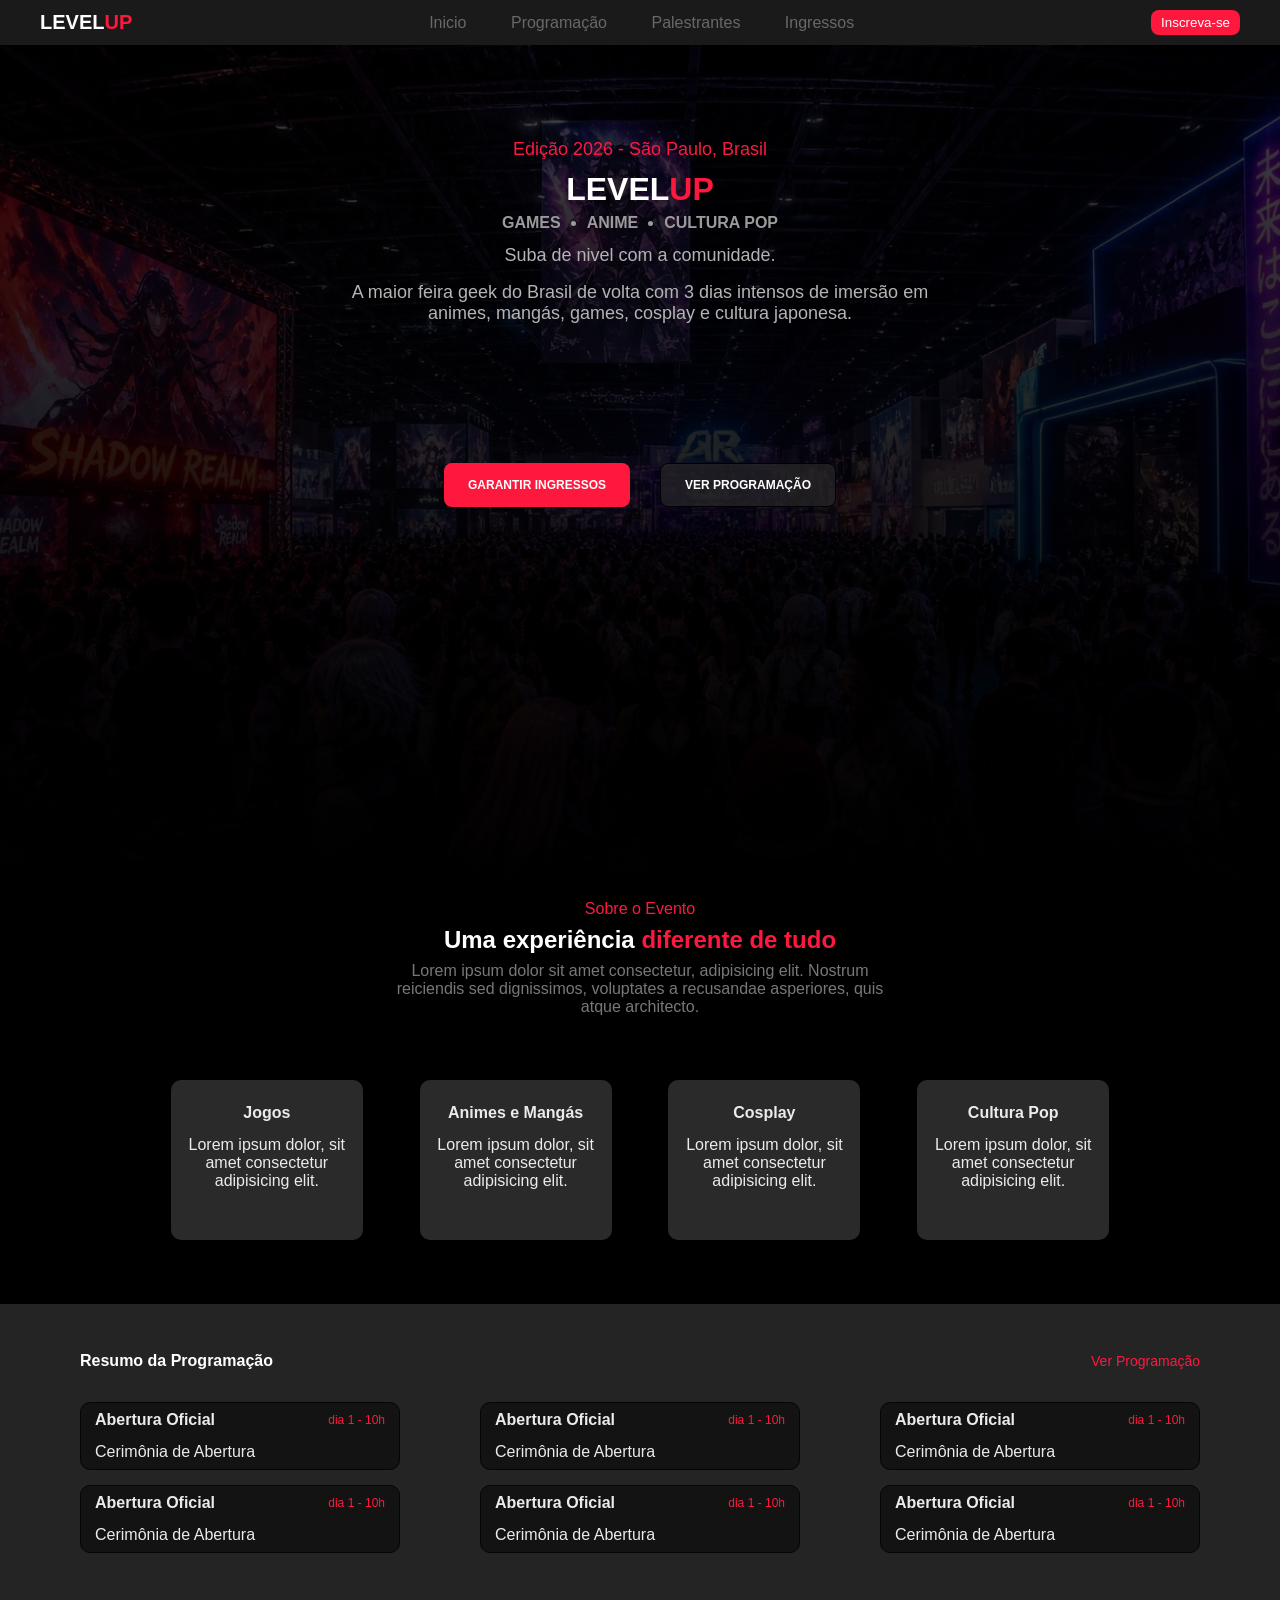
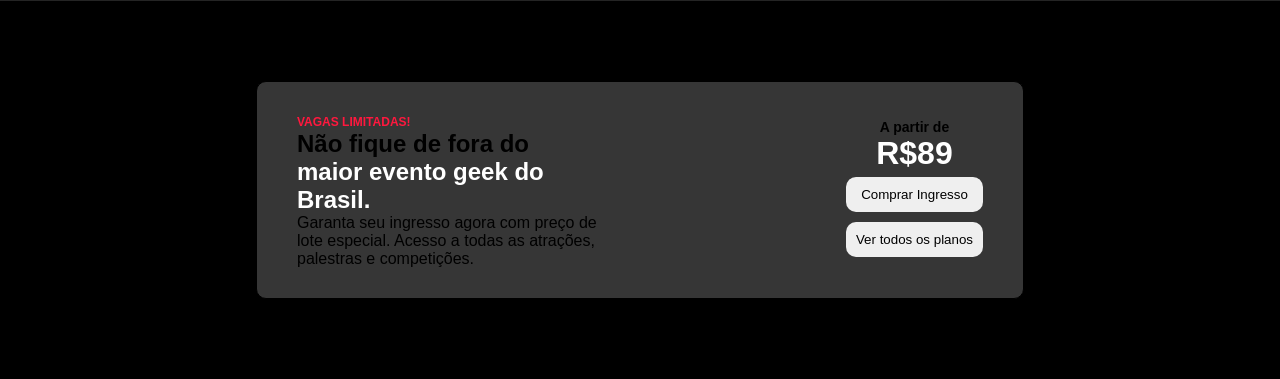
<file: index.html>
<!DOCTYPE html>
<html lang="pt-BR">

<head>
    <meta charset="UTF-8">
    <meta name="viewport" content="width=device-width, initial-scale=1.0">
    <title>Document</title>
    <link rel="stylesheet" href="./assets/css/styles.css">
</head>

<body>
    <div class="header">
        <div class="logo">
            <h4>LEVEL<span>UP</span></h4>
        </div>

        <div class="menu">
            <a href="index.html">Inicio</a>
            <a href="programacao.html">Programação</a>
            <a href="programacao.html">Palestrantes</a>
            <a href="ingressos.html">Ingressos</a>

        </div>

        <div class="cadastro">
            <button>Inscreva-se</button>
        </div>
    </div>

    <div class="container">
        <div class="main-bg">
            <div class="banner">
                <p class="paragrafo">Edição 2026 - São Paulo, Brasil</p>
                <h1>LEVEL<span>UP</span></h1>
                <ul>
                    <li>GAMES</li>
                    <li>ANIME</li>
                    <li>CULTURA POP</li>
                </ul>

                <p>Suba de nivel com a comunidade.</p>
                <p>A maior feira geek do Brasil de volta com 3 dias intensos de imersão em <br> animes, mangás, games,
                    cosplay e cultura japonesa.</p>
            </div>

            <div class="btn">
                <button id="btn-ingresso"><a href="ingressos.html">GARANTIR INGRESSOS</a></button>

                <button id="btn-programacao"><a href="programacao.html">VER PROGRAMAÇÃO</a></button>
            </div>
        </div>

        <div class="sobre">
            <div class="SobreEvento">
                <p class="paragrafo">Sobre o Evento</p>
                <h2>Uma experiência <span>diferente de tudo</span></h2>
                <p>Lorem ipsum dolor sit amet consectetur, adipisicing elit. Nostrum reiciendis sed dignissimos,
                    voluptates a recusandae asperiores, quis atque architecto.
                </p>
            </div>

            <div class="mainCards">
                <div class="cards">
                    <div class="card">
                        <h4>Jogos</h4>
                        <p>Lorem ipsum dolor, sit amet consectetur adipisicing elit. </p>
                    </div>
                    <div class="card">
                        <h4>Animes e Mangás</h4>
                        <p>Lorem ipsum dolor, sit amet consectetur adipisicing elit. </p>
                    </div>
                    <div class="card">
                        <h4>Cosplay</h4>
                        <p>Lorem ipsum dolor, sit amet consectetur adipisicing elit. </p>
                    </div>
                    <div class="card">
                        <h4>Cultura Pop</h4>
                        <p>Lorem ipsum dolor, sit amet consectetur adipisicing elit. </p>
                    </div>
                </div>
            </div>
        </div>

        <div class="mainProgramacao">
            <div class="topo">
                <p class="paragrafo">Resumo da Programação</p>
                <span><a href="programacao.html">Ver Programação</a></span>
            </div>

            <div class="programacao">
                <div class="dias">
                    <div class="dia">
                        <div class="evento">
                            <h3>Abertura Oficial</h3>
                            <span class="hora">dia 1 - 10h</span>
                        </div>
                        <p>Cerimônia de Abertura</p>
                    </div>

                    <div class="dia">
                        <div class="evento">
                            <h3>Abertura Oficial</h3>
                            <span class="hora">dia 1 - 10h</span>
                        </div>
                        <p>Cerimônia de Abertura</p>
                    </div>
                </div>

                <div class="dias">

                    <div class="dia">
                        <div class="evento">
                            <h3>Abertura Oficial</h3>
                            <span class="hora">dia 1 - 10h</span>
                        </div>
                        <p>Cerimônia de Abertura</p>
                    </div>

                    <div class="dia">
                        <div class="evento">
                            <h3>Abertura Oficial</h3>
                            <span class="hora">dia 1 - 10h</span>
                        </div>
                        <p>Cerimônia de Abertura</p>
                    </div>

                </div>

                <div class="dias">

                    <div class="dia">
                        <div class="evento">
                            <h3>Abertura Oficial</h3>
                            <span class="hora">dia 1 - 10h</span>
                        </div>
                        <p>Cerimônia de Abertura</p>
                    </div>

                    <div class="dia">
                        <div class="evento">
                            <h3>Abertura Oficial</h3>
                            <span class="hora">dia 1 - 10h</span>
                        </div>
                        <p>Cerimônia de Abertura</p>
                    </div>
                </div>
            </div>
        </div>

        <section class="vagas">

    <div class="ingressos">

        <div class="textoVagas">

            <span class="tag">VAGAS LIMITADAS!</span>

            <h2>
                Não fique de fora do
            </h2>
            <h2><span>maior evento geek do Brasil.</span></h2>
            <p>
                Garanta seu ingresso agora com preço de lote especial.
                Acesso a todas as atrações, palestras e competições.
            </p>
        </div>

        <div class="preco">
            <p>A partir de</p>
            <h2>R$89</h2>
            <button class="btnComprar">Comprar Ingresso</button>
            <button class="btnPlano">Ver todos os planos</button>
        </div>
    </div>
</section>

        <footer>

        </footer>
</body>

</html>
</file>
<file: assets/css/styles.css>
* {
    margin: 0;
    padding: 0;
    box-sizing: border-box;
    font-family: Arial, Helvetica, sans-serif
}

body {
    width: auto;
    height: 100vh;
}

.header {
    width: 100%;
    display: flex;
    justify-content: space-between;
    align-items: center;
    background-color: rgb(26, 26, 26);
    padding: 10px 40px;
    position: fixed;
}

.logo {
    font-weight: bold;
    font-size: 20px;
    color: rgb(255, 255, 255);
    cursor: pointer;
}

.logo span {
    color: #ff183e;
}

.menu a {
    margin: 0 20px;
    text-decoration: none;
    color: rgb(104, 104, 104);
}

.menu a:hover {
    color: #ff183e;
    transition: 1s;
}

.cadastro button {
    background-color: #ff183e;
    border: none;
    color: white;
    padding: 5px 10px;
    border-radius: 8px;
    cursor: pointer;
}

.cadastro button:hover {
    background-color: #ff417a;
    transition: 1s;
}


.container {
    display: flex;
    flex-direction: column;
    min-height: 100vh;
}

 .main-bg {
    width: auto;
    min-height: 100vh;
    background-image: linear-gradient(rgba(0, 0, 0, 0.7), rgb(0, 0, 0) 100%), url("../images/imagem.jpg");
    background-size: cover;
    background-position: center; 
    background-repeat: no-repeat;
} 


.banner {
    display: block;
    margin: 6rem 0;
    padding: 2rem 0;
}

.banner ul {
    display: flex;
    justify-content: center;
    gap: 26px;
    color: #9b9b9b;
    font-weight: bolder;
    margin-bottom: 8px;
}

.banner li:first-child {
    list-style: none;
}


.banner h1 {
    display: flex;
    color: white;
    align-items: center;
    justify-content: center;
    margin: 6px 0;

}

.banner span {
    color: #ff183e;
}

.banner .paragrafo {
    color: #ff183e;
}

.banner p {
    font-size: 18px;
    display: flex;
    align-items: center;
    justify-content: center;
    text-align: center;
    margin: 6px 0;
    padding: 5px;
    color: rgb(180, 180, 180);
}

.btn {
    display: flex;
    justify-content: center;
    margin: 3rem 0;
    gap: 30px;
}

.btn button {
    padding: 14px;
    border-radius: 8px;
    border: none;
    font-size: 12px;
    font-weight: bolder;
    cursor: pointer;
}

.btn a {
    padding: 10px;
    text-decoration: none;
    color: white;
}

.btn #btn-ingresso {
    background: #ff183e;
}

.btn #btn-ingresso:hover {
    background: #ff417a;
    transition: 1s;
}

.btn #btn-programacao {
    background: #292929a2;
    border: solid 1px black;
}

.btn #btn-programacao:hover {
    background: #66666685;
    transition: 1s;
}

.sobre {
    background: black;
     display: flex;
    flex-direction: column;
    justify-content: center;
    align-items: center;
}

.SobreEvento {
    display: flex;
    flex-direction: column;
    justify-content: center;
    align-items: center;
    text-align: center;
    width: 32rem;
    color: rgb(120, 120, 120);
}

.SobreEvento h2 {
    color: white;
    margin: 8px 0;
}

.SobreEvento span {
    color: #ff183e;
}


.paragrafo {
    color: #ff183e;
}

.mainCards {
    width: 100%;
    margin: 4rem 0;
    display: flex;
    justify-content: center;
}

.cards {
    width: 80%;
    display: flex;
    justify-content: space-evenly;
}

.card {
    margin: 0 14px;
    height: 10rem;
    width: 12rem;
    background-color: rgb(42, 42, 42);
    color: rgb(235, 235, 235);
    border-radius: 10px;
    text-align: center;
    padding: 10px 6px;
}

.card h4 {
    font-weight: bolder;
    margin: 14px 0;

}

.card p {
    text-align: center;
}


.mainProgramacao {
    background-color: #242424;
    justify-content: center;
    padding: 3rem 0;
}

.topo {
    margin: 0 5rem;
    display: flex;
    justify-content: space-between;
    align-items: center;
}

.topo p {
    font-weight: bolder;
    font-size: 16px;
    color: white;
}

.topo a {
    text-decoration: none;
    font-size: 14px;
    color: #ff183e;
}

.topo a:hover {
    color: #ff5555;
}

.programacao {
    display: flex;
    justify-content: space-evenly;
    align-items: center;
    margin-top: 2rem;
}

.dias {
    display: grid;
    grid-template-columns: repeat(auto-fit, minmax(320px, 1fr));
    gap: 15px;
}

.dia {
    border: solid 1px #050505;
    border-radius: 10px;
    padding: 8px 14px ;
    color: rgb(235, 235, 235);
    background-color: #131313;
}

.dia:hover {
    border-color: rgb(221, 16, 16);
    box-shadow:0 0 20px rgba(194, 8, 8, 0.3);
}

.dia h3 {
    font-size: 16px;
}

.dia p {
    font-size: 16px;
}

.hora {
    font-size: 12px;
    color: #ff183e;
}

.evento {
    margin-bottom: 14px;
    display: flex;
    justify-content: space-between;
    align-items: center;
}

.vagas {
    background-color: black;
    display: flex;
    flex-direction: column;
    align-items: center;

}

.ingressos {
    background-color: rgb(54, 54, 54);
    border: solid 1px black;
    border-radius: 10px;
    width: 60%;
    display: flex;
    justify-content: space-between;
    padding: 30px 40px;
    margin: 5rem 0;
}

.tag {
    font-size: 12px;
    font-weight: bold;
    color: #ff183e;
}

.textoVagas {
    width: 45%;

}

.textoVagas h2 span {
    color: white;
}

.preco {
    display: flex;
    flex-direction: column;
    text-align: center;
    justify-content: center;
}

.preco button {
    margin: 5px 0;
    padding: 10px;
    border-radius: 10px;
    border: none;
}

.preco h2 {
    font-size: 32px;
    color: white;
}

.preco p {
    font-size: 14px;
    font-weight: bold;
}
</file>
